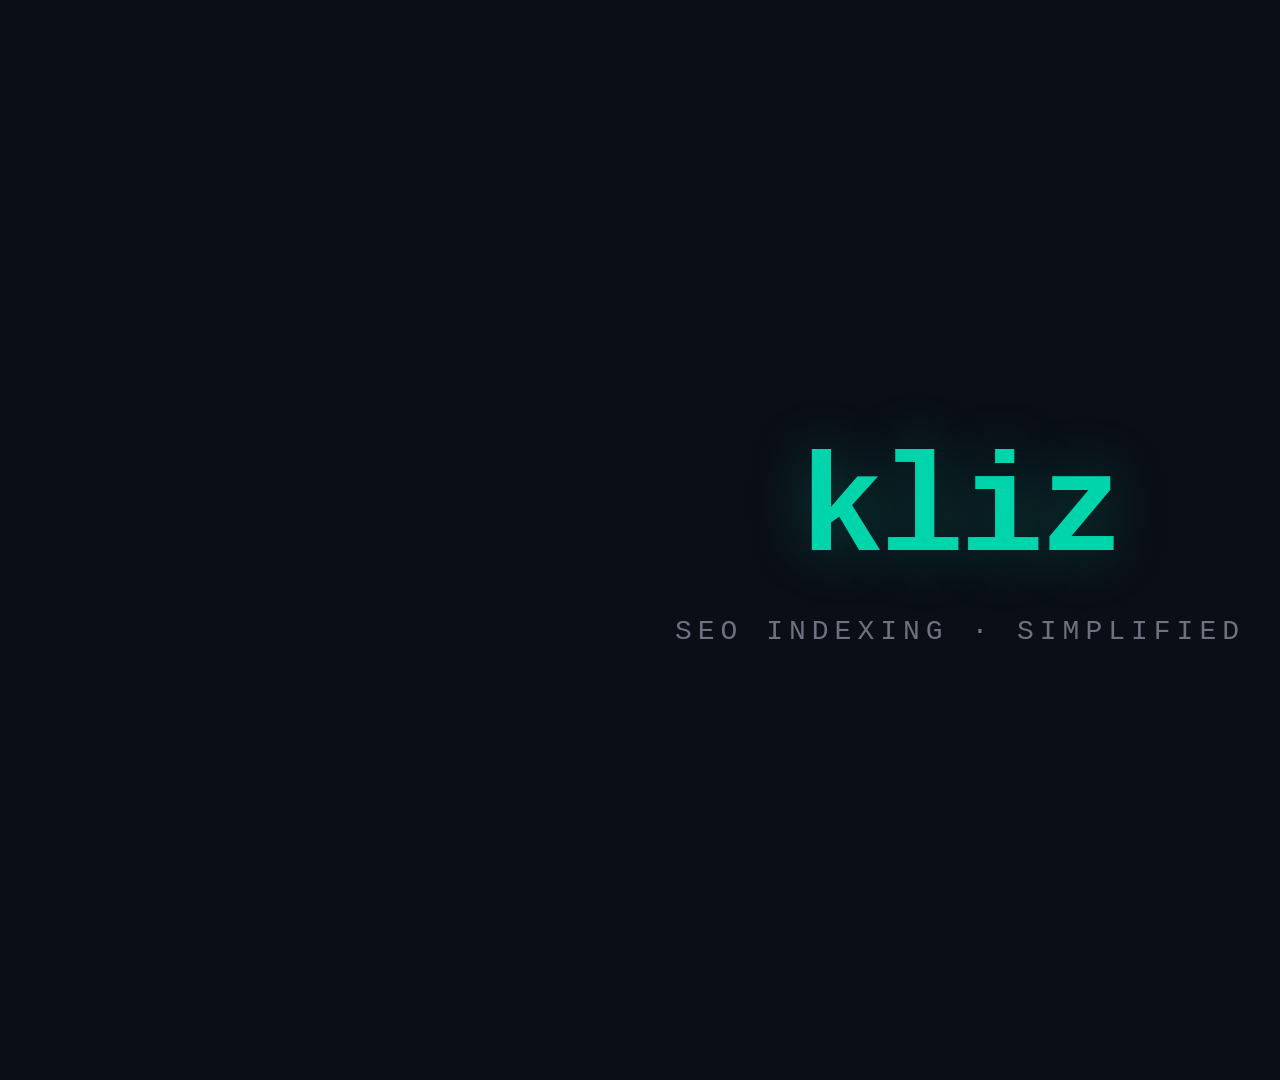
<file: demo-output/scenes/01-hook.html>
<!DOCTYPE html>
<html><head><meta charset="utf-8"><style>
* { margin: 0; padding: 0; box-sizing: border-box; }
body { background: #0a0e17; width: 1920px; height: 1080px; display: flex;
  align-items: center; justify-content: center; font-family: 'SF Mono', 'Fira Code', monospace; }
.container { text-align: center; }
.logo { font-size: 140px; font-weight: 900; color: #00d4aa;
  text-shadow: 0 0 60px rgba(0,212,170,0.3); letter-spacing: -4px;
  animation: glow 2s ease-in-out infinite alternate; }
.tagline { font-size: 28px; color: #6b7280; margin-top: 24px;
  letter-spacing: 6px; text-transform: uppercase; }
@keyframes glow {
  from { text-shadow: 0 0 40px rgba(0,212,170,0.2); }
  to { text-shadow: 0 0 80px rgba(0,212,170,0.5); }
}
</style></head><body>
<div class="container">
  <div class="logo">kliz</div>
  <div class="tagline">SEO Indexing · Simplified</div>
</div>
</body></html>
</file>
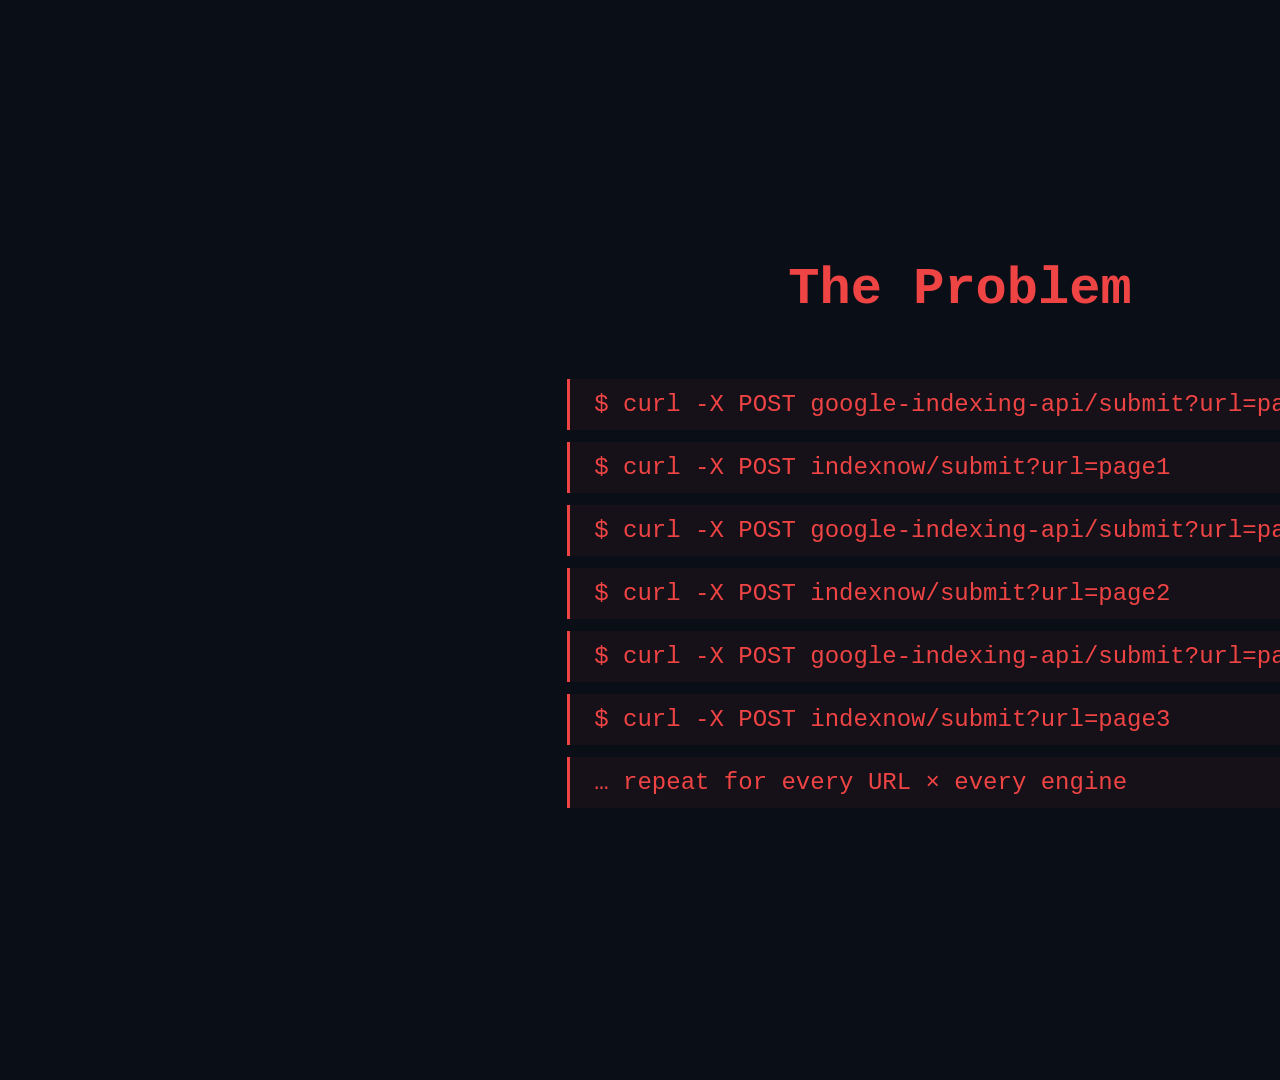
<file: demo-output/scenes/02-problem.html>
<!DOCTYPE html>
<html><head><meta charset="utf-8"><style>
* { margin: 0; padding: 0; box-sizing: border-box; }
body { background: #0a0e17; width: 1920px; height: 1080px; display: flex;
  align-items: center; justify-content: center; font-family: 'SF Mono', 'Fira Code', monospace; }
.container { max-width: 1200px; text-align: center; }
.title { font-size: 52px; color: #ef4444; font-weight: 700; margin-bottom: 48px; }
.lines { text-align: left; display: inline-block; }
.line { font-size: 24px; color: #6b7280; margin: 12px 0; padding: 12px 24px;
  border-left: 3px solid #ef4444; background: rgba(239,68,68,0.05); }
.line .cmd { color: #ef4444; }
</style></head><body>
<div class="container">
  <div class="title">The Problem</div>
  <div class="lines">
    <div class="line"><span class="cmd">$ curl -X POST google-indexing-api/submit?url=page1</span></div>
    <div class="line"><span class="cmd">$ curl -X POST indexnow/submit?url=page1</span></div>
    <div class="line"><span class="cmd">$ curl -X POST google-indexing-api/submit?url=page2</span></div>
    <div class="line"><span class="cmd">$ curl -X POST indexnow/submit?url=page2</span></div>
    <div class="line"><span class="cmd">$ curl -X POST google-indexing-api/submit?url=page3</span></div>
    <div class="line"><span class="cmd">$ curl -X POST indexnow/submit?url=page3</span></div>
    <div class="line" style="border-color:#ef4444;color:#ef4444;">… repeat for every URL × every engine</div>
  </div>
</div>
</body></html>
</file>
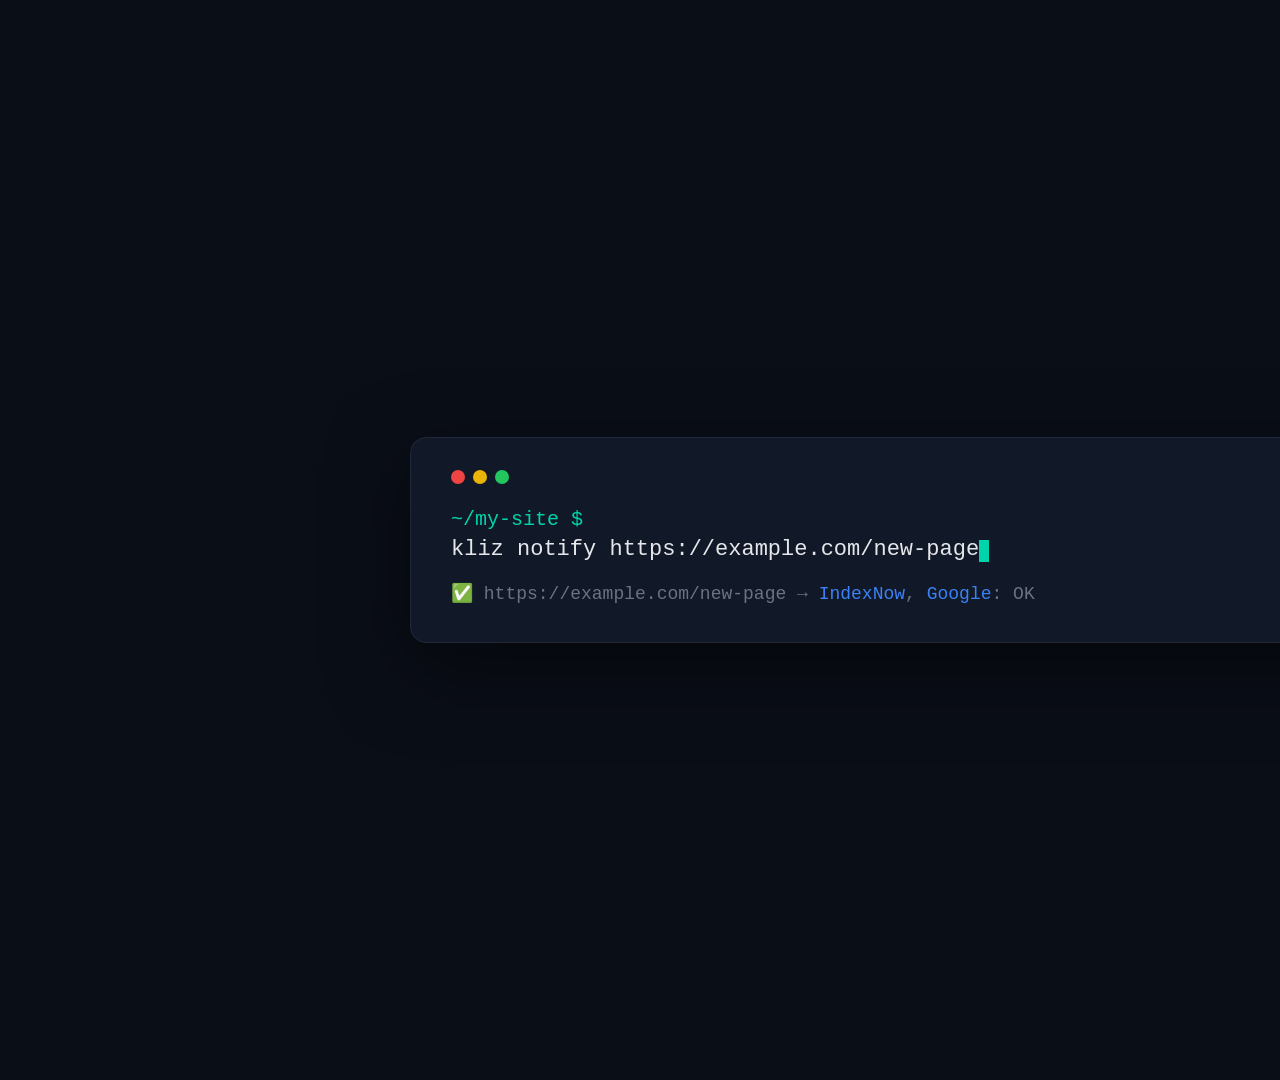
<file: demo-output/scenes/03-demo-single.html>
<!DOCTYPE html>
<html><head><meta charset="utf-8"><style>
* { margin: 0; padding: 0; box-sizing: border-box; }
body { background: #0a0e17; width: 1920px; height: 1080px; display: flex;
  align-items: center; justify-content: center; font-family: 'SF Mono', 'Fira Code', monospace; }
.terminal { background: #111827; border-radius: 16px; padding: 32px 40px;
  width: 1100px; box-shadow: 0 25px 80px rgba(0,0,0,0.5);
  border: 1px solid #1f2937; }
.titlebar { display: flex; gap: 8px; margin-bottom: 24px; }
.dot { width: 14px; height: 14px; border-radius: 50%; }
.dot.r { background: #ef4444; } .dot.y { background: #eab308; } .dot.g { background: #22c55e; }
.prompt { color: #00d4aa; font-size: 20px; margin-bottom: 6px; }
.cmd { color: #e5e7eb; font-size: 22px; }
.output { color: #6b7280; font-size: 18px; margin-top: 16px; line-height: 1.8; }
.output .ok { color: #22c55e; } .output .provider { color: #3b82f6; }
.cursor { display: inline-block; width: 10px; height: 22px; background: #00d4aa;
  animation: blink 1s step-end infinite; vertical-align: text-bottom; }
@keyframes blink { 50% { opacity: 0; } }
</style></head><body>
<div class="terminal">
  <div class="titlebar">
    <div class="dot r"></div><div class="dot y"></div><div class="dot g"></div>
  </div>
  <div class="prompt">~/my-site $</div>
  <div class="cmd">kliz notify https://example.com/new-page<span class="cursor"></span></div>
  <div class="output">
    <span class="ok">✅</span> https://example.com/new-page → <span class="provider">IndexNow</span>, <span class="provider">Google</span>: OK
  </div>
</div>
</body></html>
</file>
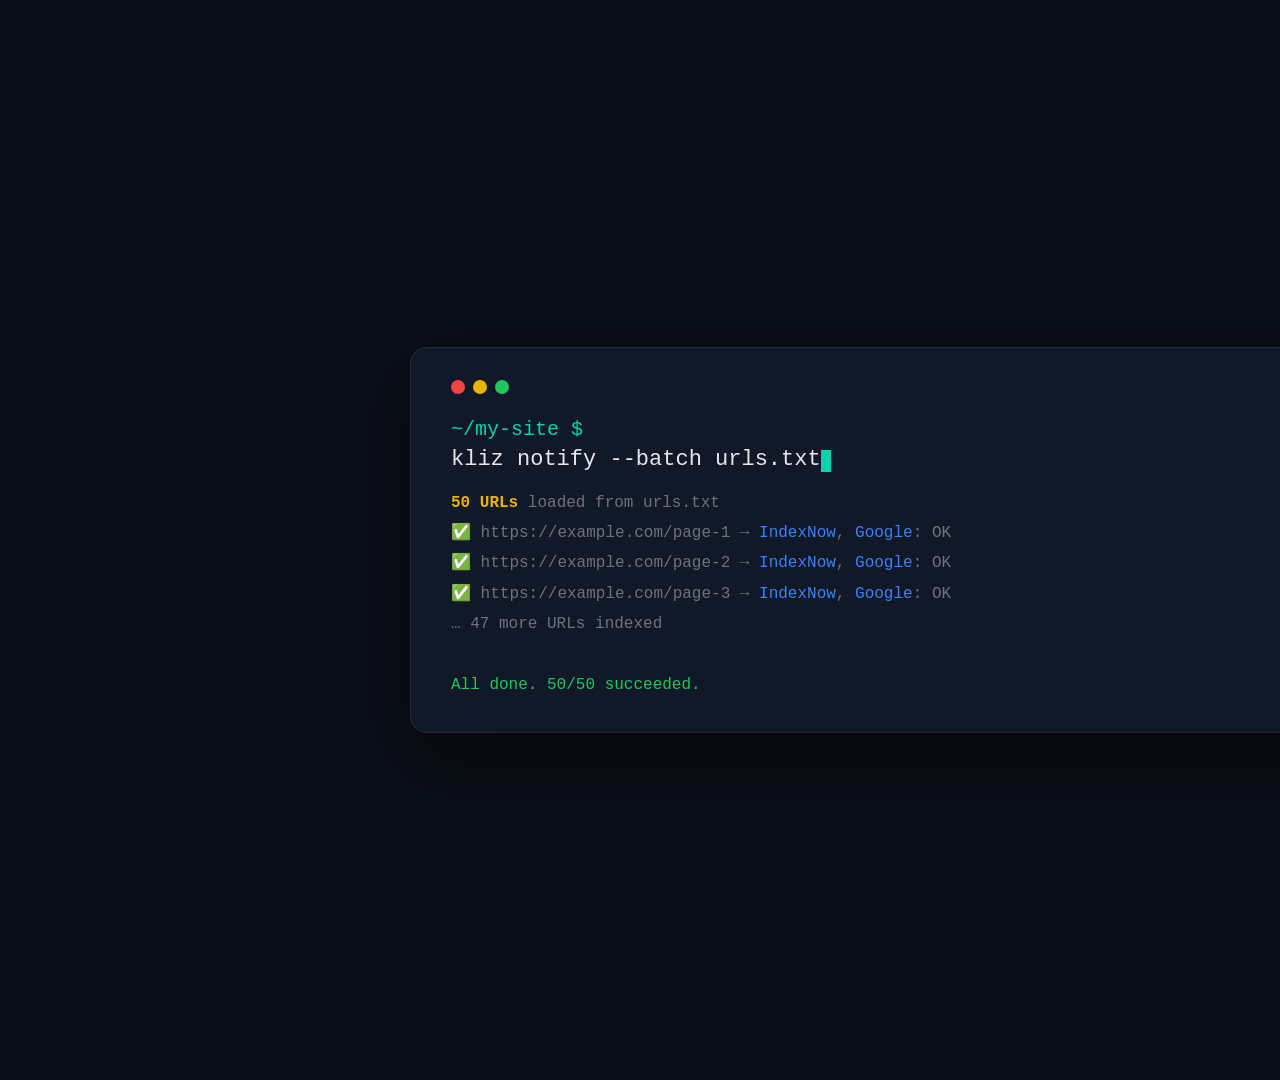
<file: demo-output/scenes/04-demo-batch.html>
<!DOCTYPE html>
<html><head><meta charset="utf-8"><style>
* { margin: 0; padding: 0; box-sizing: border-box; }
body { background: #0a0e17; width: 1920px; height: 1080px; display: flex;
  align-items: center; justify-content: center; font-family: 'SF Mono', 'Fira Code', monospace; }
.terminal { background: #111827; border-radius: 16px; padding: 32px 40px;
  width: 1100px; box-shadow: 0 25px 80px rgba(0,0,0,0.5);
  border: 1px solid #1f2937; }
.titlebar { display: flex; gap: 8px; margin-bottom: 24px; }
.dot { width: 14px; height: 14px; border-radius: 50%; }
.dot.r { background: #ef4444; } .dot.y { background: #eab308; } .dot.g { background: #22c55e; }
.prompt { color: #00d4aa; font-size: 20px; margin-bottom: 6px; }
.cmd { color: #e5e7eb; font-size: 22px; }
.output { color: #6b7280; font-size: 16px; margin-top: 16px; line-height: 1.9; }
.output .ok { color: #22c55e; } .output .provider { color: #3b82f6; }
.output .count { color: #eab308; font-weight: bold; }
.cursor { display: inline-block; width: 10px; height: 22px; background: #00d4aa;
  animation: blink 1s step-end infinite; vertical-align: text-bottom; }
@keyframes blink { 50% { opacity: 0; } }
</style></head><body>
<div class="terminal">
  <div class="titlebar">
    <div class="dot r"></div><div class="dot y"></div><div class="dot g"></div>
  </div>
  <div class="prompt">~/my-site $</div>
  <div class="cmd">kliz notify --batch urls.txt<span class="cursor"></span></div>
  <div class="output">
    <span class="count">50 URLs</span> loaded from urls.txt<br>
    <span class="ok">✅</span> https://example.com/page-1 → <span class="provider">IndexNow</span>, <span class="provider">Google</span>: OK<br>
    <span class="ok">✅</span> https://example.com/page-2 → <span class="provider">IndexNow</span>, <span class="provider">Google</span>: OK<br>
    <span class="ok">✅</span> https://example.com/page-3 → <span class="provider">IndexNow</span>, <span class="provider">Google</span>: OK<br>
    <span style="color:#6b7280;">… 47 more URLs indexed</span><br>
    <br>
    <span class="ok">All done. 50/50 succeeded.</span>
  </div>
</div>
</body></html>
</file>
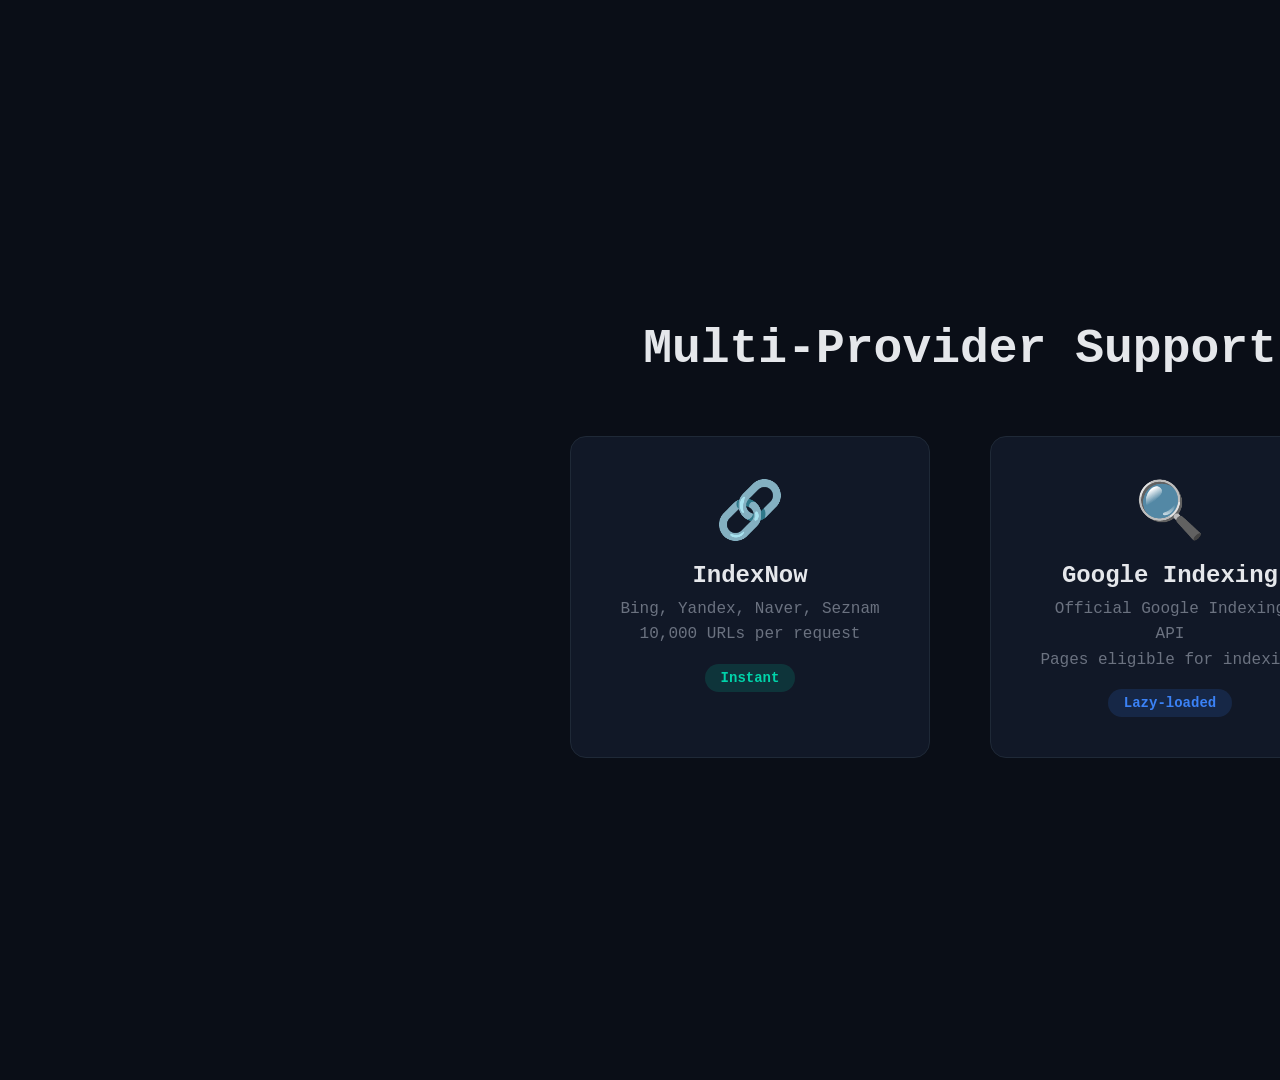
<file: demo-output/scenes/05-providers.html>
<!DOCTYPE html>
<html><head><meta charset="utf-8"><style>
* { margin: 0; padding: 0; box-sizing: border-box; }
body { background: #0a0e17; width: 1920px; height: 1080px; display: flex;
  align-items: center; justify-content: center; font-family: 'SF Mono', 'Fira Code', monospace; }
.container { text-align: center; }
.title { font-size: 48px; color: #e5e7eb; font-weight: 700; margin-bottom: 60px; }
.providers { display: flex; gap: 60px; justify-content: center; }
.card { background: #111827; border: 1px solid #1f2937; border-radius: 16px;
  padding: 40px 48px; width: 360px; text-align: center; }
.card .icon { font-size: 56px; margin-bottom: 16px; }
.card .name { font-size: 24px; color: #e5e7eb; font-weight: 600; margin-bottom: 8px; }
.card .desc { font-size: 16px; color: #6b7280; line-height: 1.6; }
.card .badge { display: inline-block; margin-top: 16px; padding: 6px 16px;
  border-radius: 20px; font-size: 14px; font-weight: 600; }
.badge.now { background: rgba(0,212,170,0.15); color: #00d4aa; }
.badge.lazy { background: rgba(59,130,246,0.15); color: #3b82f6; }
</style></head><body>
<div class="container">
  <div class="title">Multi-Provider Support</div>
  <div class="providers">
    <div class="card">
      <div class="icon">🔗</div>
      <div class="name">IndexNow</div>
      <div class="desc">Bing, Yandex, Naver, Seznam<br>10,000 URLs per request</div>
      <div class="badge now">Instant</div>
    </div>
    <div class="card">
      <div class="icon">🔍</div>
      <div class="name">Google Indexing</div>
      <div class="desc">Official Google Indexing API<br>Pages eligible for indexing</div>
      <div class="badge lazy">Lazy-loaded</div>
    </div>
  </div>
</div>
</body></html>
</file>
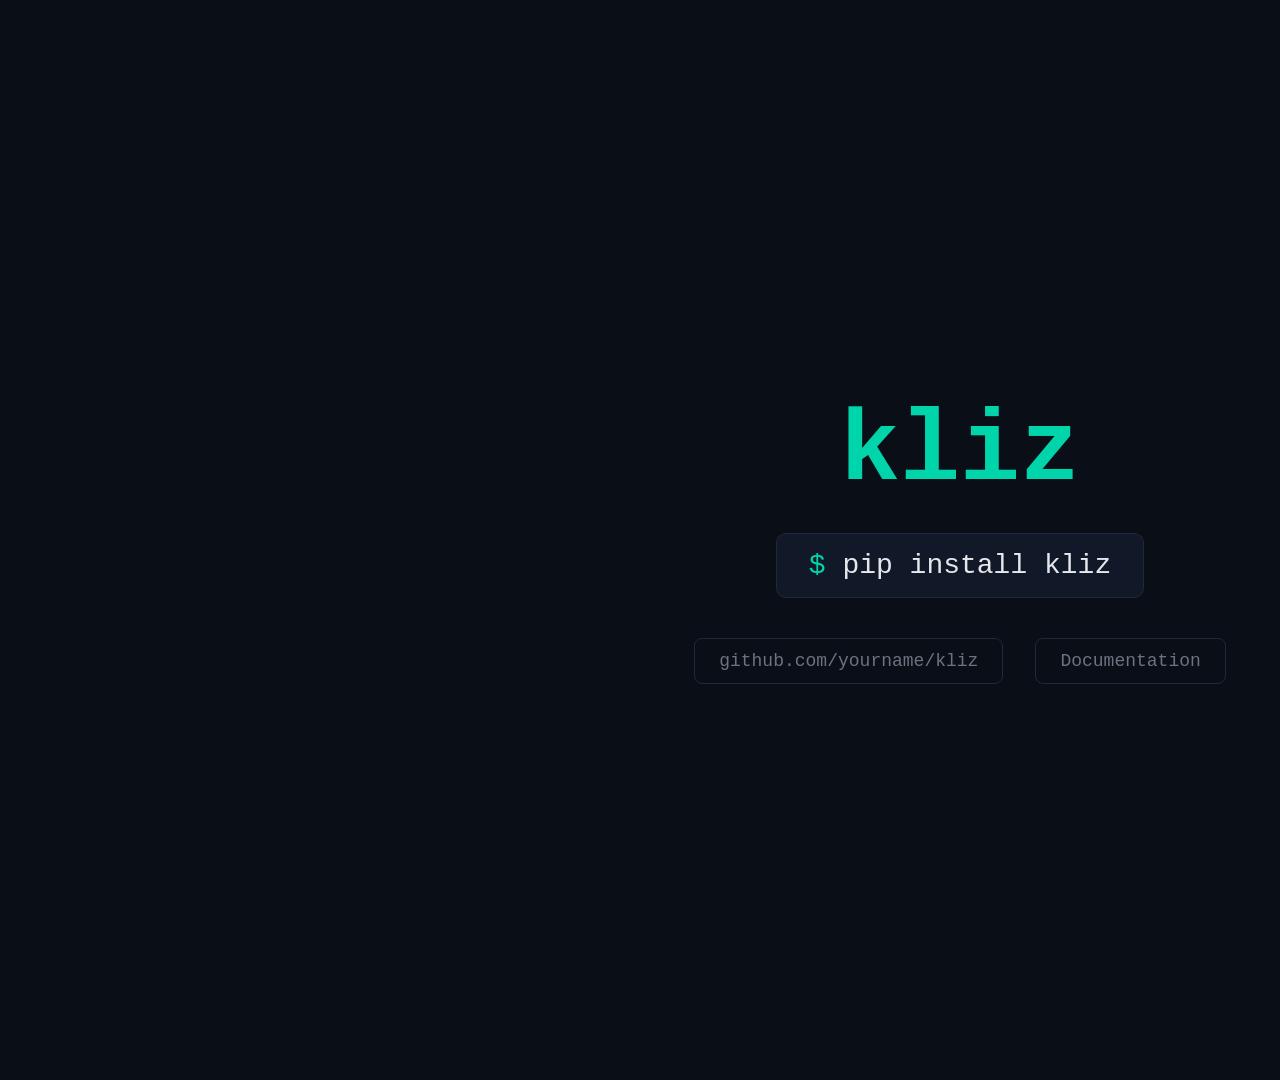
<file: demo-output/scenes/06-cta.html>
<!DOCTYPE html>
<html><head><meta charset="utf-8"><style>
* { margin: 0; padding: 0; box-sizing: border-box; }
body { background: #0a0e17; width: 1920px; height: 1080px; display: flex;
  align-items: center; justify-content: center; font-family: 'SF Mono', 'Fira Code', monospace; }
.container { text-align: center; }
.logo { font-size: 100px; font-weight: 900; color: #00d4aa; margin-bottom: 24px; }
.install { font-size: 28px; color: #e5e7eb; margin-bottom: 40px; }
.install .cmd { background: #111827; padding: 16px 32px; border-radius: 10px;
  border: 1px solid #1f2937; display: inline-block; }
.install .prompt { color: #00d4aa; }
.install .code { color: #e5e7eb; }
.links { display: flex; gap: 32px; justify-content: center; margin-top: 32px; }
.link { color: #6b7280; font-size: 18px; text-decoration: none; padding: 12px 24px;
  border: 1px solid #1f2937; border-radius: 8px; transition: all 0.3s; }
.link:hover { color: #00d4aa; border-color: #00d4aa; }
</style></head><body>
<div class="container">
  <div class="logo">kliz</div>
  <div class="install">
    <span class="cmd"><span class="prompt">$ </span><span class="code">pip install kliz</span></span>
  </div>
  <div class="links">
    <a class="link" href="#">github.com/yourname/kliz</a>
    <a class="link" href="#">Documentation</a>
  </div>
</div>
</body></html>
</file>
